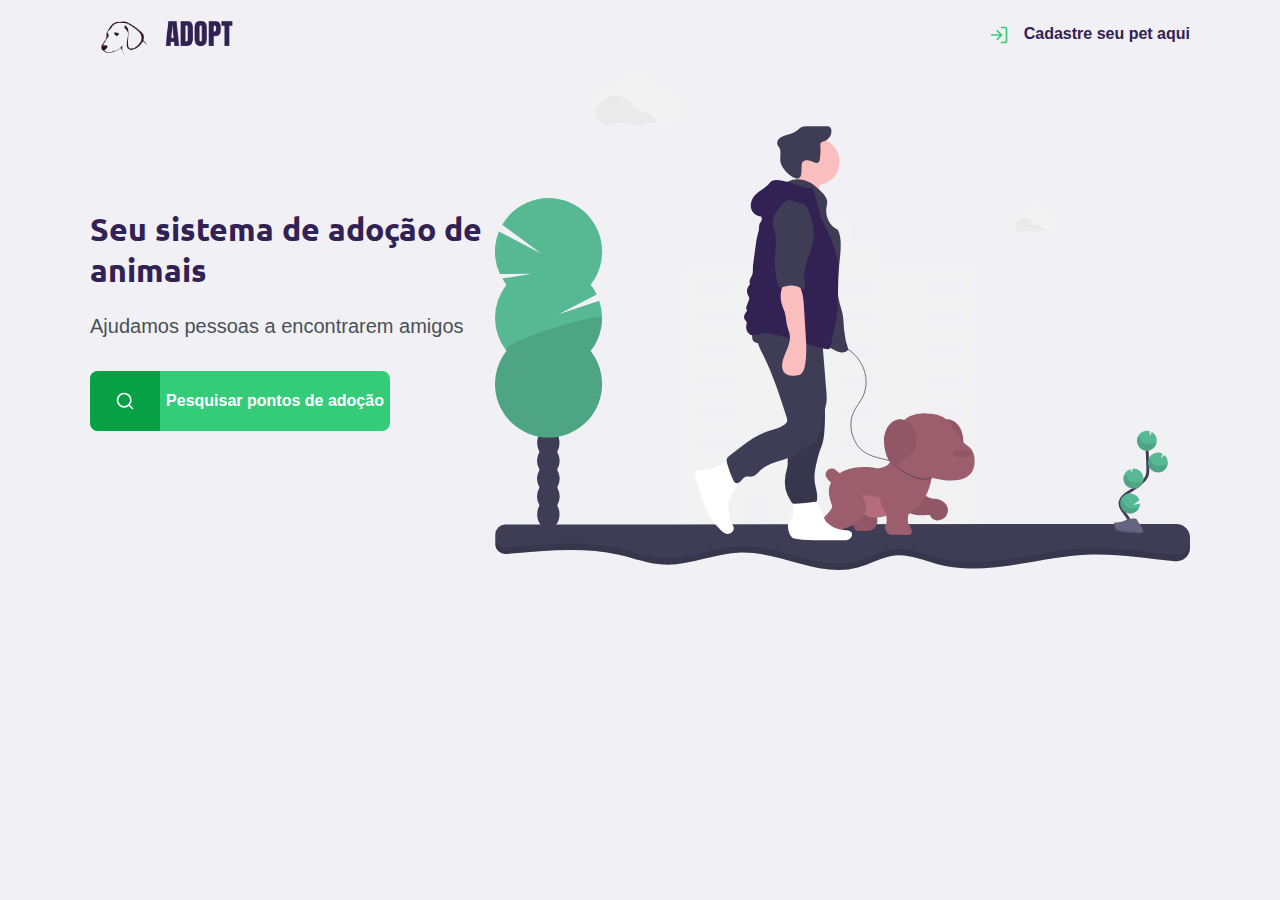
<file: index.html>
<!DOCTYPE html>
<html lang="pt-br">
<head>
    <meta charset="UTF-8">
    <meta name="viewport" content="width=device-width, initial-scale=1.0">
    <link rel="stylesheet" href="/styles.css/main.css">

    <link href="https://fonts.googleapis.com/css2?family=Ubuntu:wght@700&display=swap" rel="stylesheet">
    <title>Adopt</title>
</head>
<body>
    <div id="page-home">
        <div class="content">
            <header>
                <img src="./img/Adopt-removebg-preview.png" alt="">
                <a href=""><span></span>Cadastre seu pet aqui</a>
            </header>
        </div>

        <main>
            <div class="container">
                <div class="intro">
                    <h1>Seu sistema de adoção de animais</h1>
                    <p>Ajudamos pessoas a encontrarem amigos</p>
                    <a href="#"><span></span><strong>Pesquisar pontos de adoção</strong></a>
                </div>
                <img src="./img/icons/dogwalking.svg" alt="">
               
            </div>
        </main>
    </div>
</body>
</html>
</file>
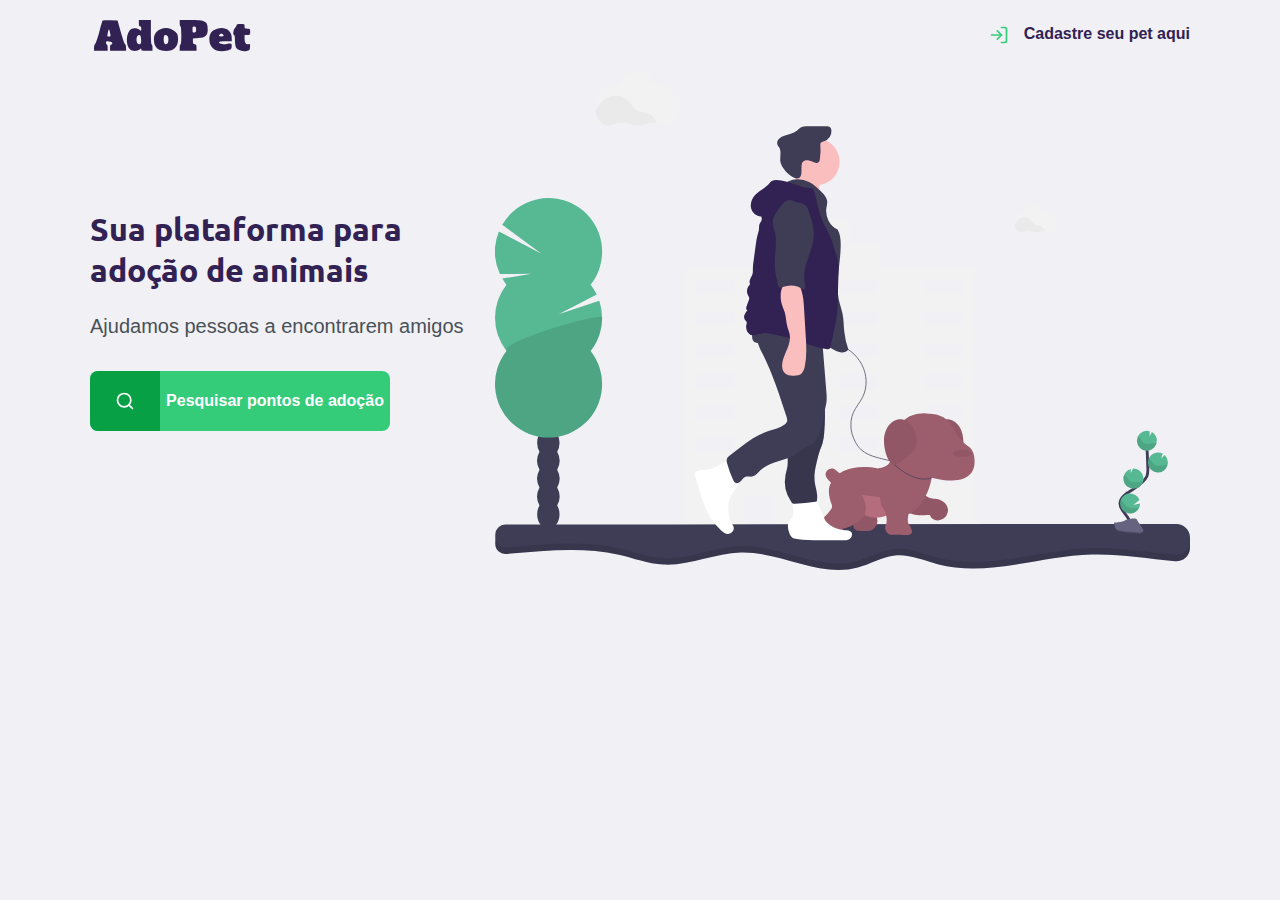
<file: views/index.html>
<!DOCTYPE html>
<html lang="pt-br">
<head>
    <meta charset="UTF-8">
    <meta name="viewport" content="width=device-width, initial-scale=1.0">
    <link rel="stylesheet" href="../styles.css/main.css">
    <link rel="stylesheet" href="../styles.css/partials.css/responsive.css">

    <link href="https://fonts.googleapis.com/css2?family=Ubuntu:wght@700&display=swap" rel="stylesheet">
    <title>Adopt</title>
</head>
<body>
    <div id="page-home">
        <div class="content">
            <header>
                <img src="../img/adopet.svg" alt="">
                <a href="../views/register.html"><span></span>Cadastre seu pet aqui</a>
            </header>
        </div>

        <main>
            <div class="container">
                <div class="intro">
                    <h1>Sua plataforma para adoção de animais</h1>
                    <p>Ajudamos pessoas a encontrarem amigos</p>
                    <a href="#"><span></span><strong>Pesquisar pontos de adoção</strong></a>
                </div>
                <img src="../img/icons/dogwalking.svg" alt="">
               
            </div>
        </main>
    </div>
</body>
</html>
</file>
<file: styles.css/main.css>
*{
    margin: 0;
    padding: 0;
    font-family: 'Roboto', sans-serif;
    box-sizing: border-box;
}

body, html{
    background-color: #f0f0f5;
    height: 100%;
}

a{
    list-style: none;
    text-decoration: none;
}

h1, h2, h3, h4, h5{
    font-family: 'Ubuntu', sans-serif;
    font-size: 700;
    color: #322153;
}

#page-home{
    height: 100%;
}

#page-home .content{
    width: 90%;
    max-width: 1100px;
    margin: 0 auto;
}

#page-home header{
    display: flex;
    align-items: center;
    justify-content: space-between;
    height: 70px;
}

#page-home header img{
    width: 15%;
}

#page-home header a{
    display: flex;
    color: #322153;
    font-weight: 700;
    text-decoration: none;
}

#page-home header a:hover{
    color: #34CB79;
}

#page-home header a span{
    background-image: url(../img/icons/log-in.svg);
    width: 20px;
    height: 20px;
    display: flex;
    margin-right: 15px;
}

#page-home main{
    width: 90%;
    max-width: 1100px;
    margin: 0 auto;
}

.intro{
    display: flex;
    flex-direction: column;
}

.container{
    display: flex;
    align-items: center;
    justify-content: space-between;
}

.container img{
    height: 500px;
    width: 70%;
}

.intro h1{
    color:#322153;
}

.intro p{
    font-size: 20px;
    line-height: 30px;
    margin-top: 20px;
    color: #495057;
}

.intro a span{
    width: 70px;
    height: 60px;
    background-color: #08a045;
    border-radius: 8px 0 0 8px;
    display: flex;
    align-items: center;
    justify-content: center;
}

.intro a span::after{
    content: "";
    background-image: url(../img/icons/search.svg);
    width: 20px;
    height: 20px;
}

.intro a strong{
    flex: 1;
    text-align: center;
}

.intro a{
    display: flex;
    align-items: center;
    width: 100%;
    max-width: 300px;
    margin-top: 10px;
    height: 60px;
    background-color: #34CB79;
    border-radius: 8px;
    color: #fff;
    margin-top: 30px;
}

.intro a:hover{
    border-radius: 10px;
    transition: ease-in-out 0.2s;
    background-color: #08a045;
}
</file>
<file: styles.css/partials.css/responsive.css>
@media (max-width: 900px){
    .container{
        width: 100%;
        display: flex;
        flex-direction: column-reverse;
        text-align: center;
    }

    .intro{
        align-items: center;
    }

    #page-home header{
        justify-content: center;
    }

    #page-home header a{
        position: absolute;
        bottom: 20px;
        left: 50%;
        transform: translateX(-50%);
    }

    .container img {
        height: 200px;
    }
}
</file>
